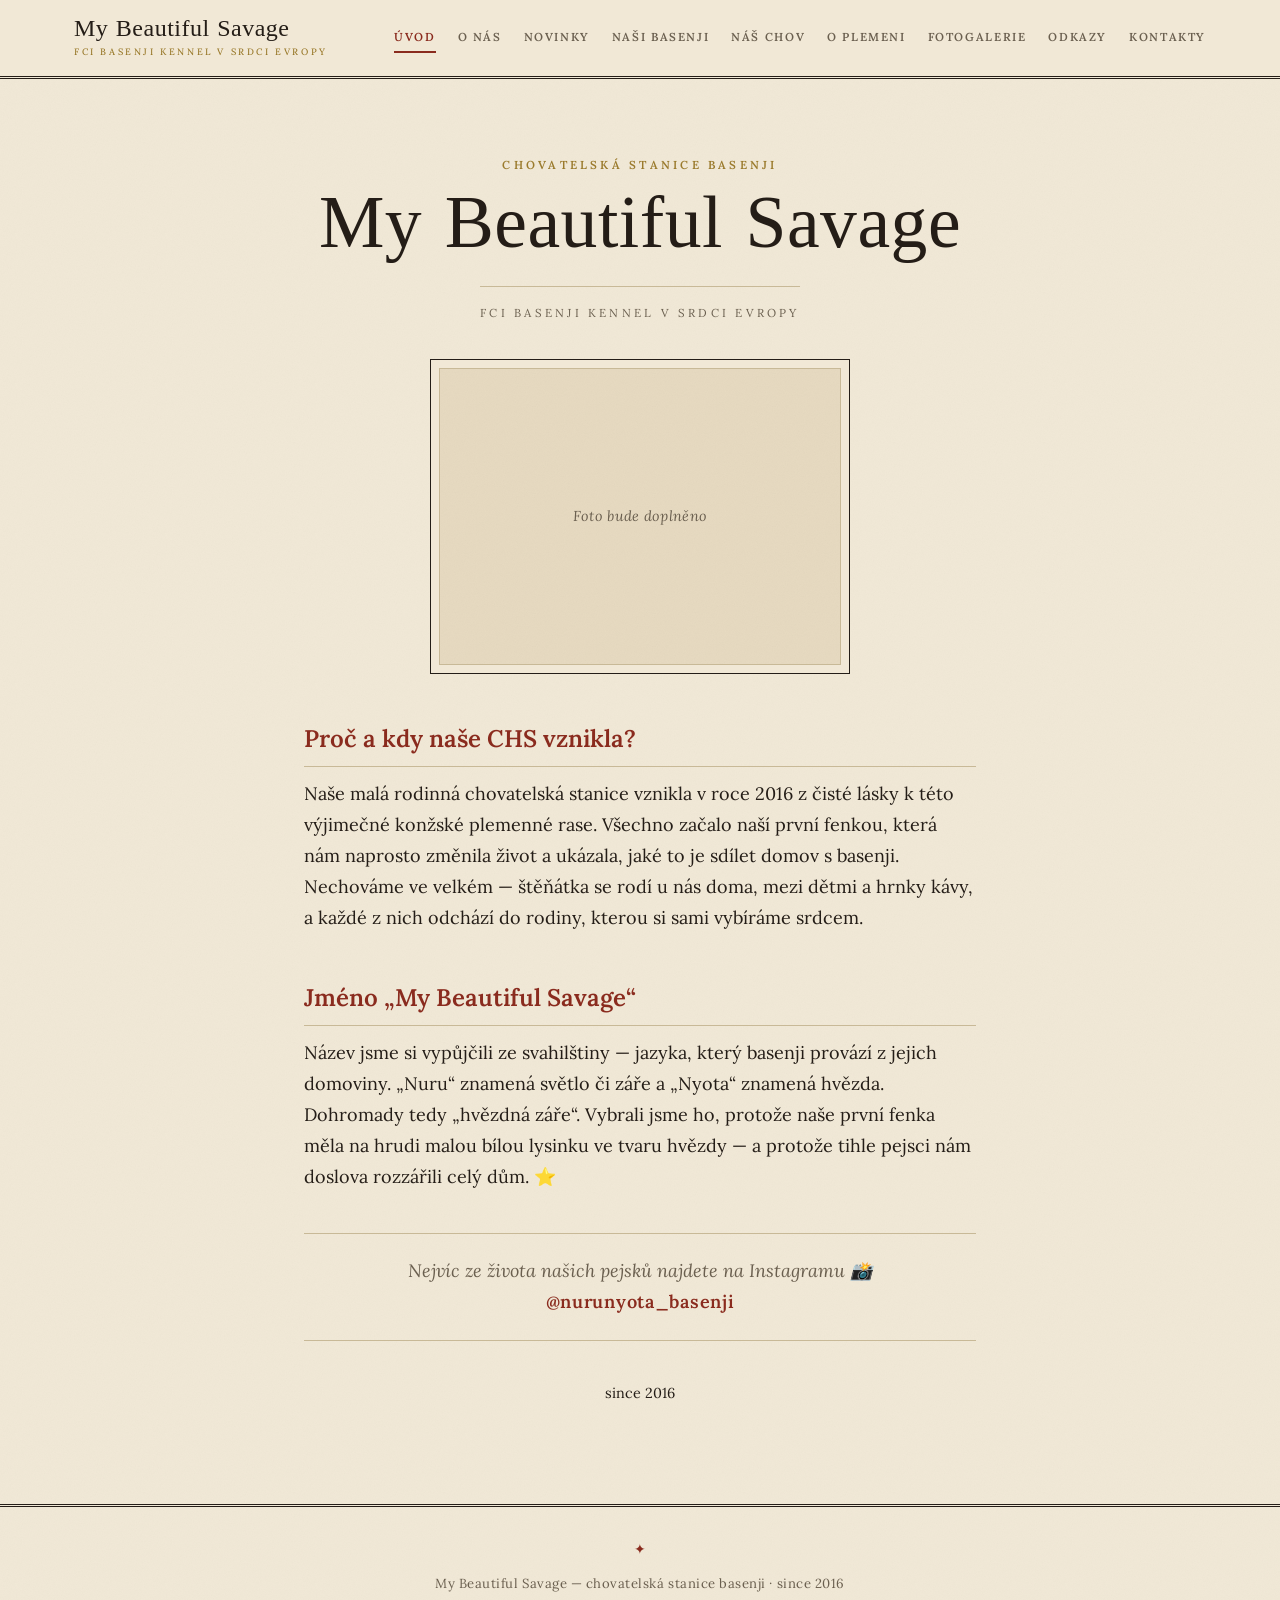
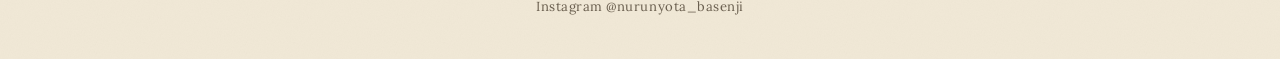
<file: index.html>
<!DOCTYPE html>
<html lang="cs">
<head>
  <meta charset="utf-8">
  <meta name="viewport" content="width=device-width, initial-scale=1">
  <title>Nuru Nyota — Úvod</title>
  <meta name="description" content="Chovatelská stanice basenji — Nuru Nyota — Úvod">
  <link rel="stylesheet" href="fonts.css">
  <link rel="stylesheet" href="styles.css">
</head>
<body>
  <!-- Шапка вставляется из app.js -->
  <div id="site-header"></div>

  <main><div class="wrap"><div id="content"></div></div></main>

  <!-- Подвал вставляется из app.js -->
  <div id="site-footer"></div>

  <script src="data.js"></script>
  <script src="app.js"></script>
  <script>
    renderChrome('uvod');
    renderUvod(document.getElementById('content'));
  </script>
</body>
</html>
</file>
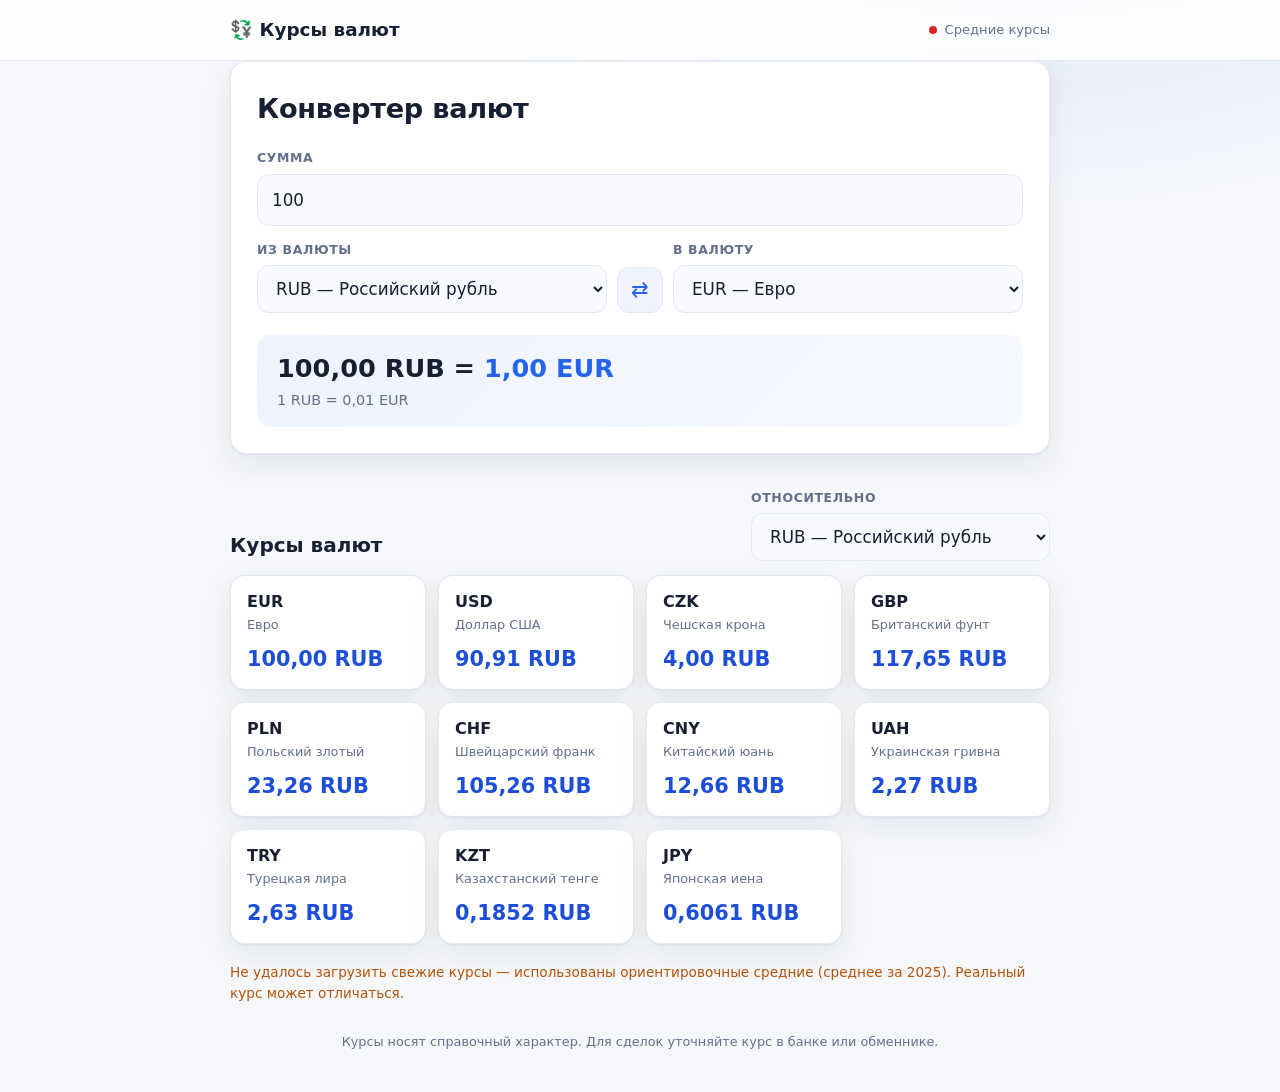
<file: kursy-valyut/index.html>
<!DOCTYPE html>
<html lang="ru">
<head>
  <meta charset="utf-8">
  <meta name="viewport" content="width=device-width, initial-scale=1">
  <title>Курсы валют — конвертер</title>
  <meta name="description" content="Конвертер валют: рубли, евро, доллары, кроны и другие. Свежие курсы, а если их не загрузить — средние.">
  <link rel="stylesheet" href="style.css">
</head>
<body>
  <header class="top"><div class="wrap">
    <div class="logo">💱 Курсы валют</div>
    <div class="status" id="status">Загружаю курсы…</div>
  </div></header>

  <main class="wrap">
    <section class="card converter">
      <h1>Конвертер валют</h1>
      <label class="field">Сумма
        <input id="amount" type="number" inputmode="decimal" min="0" step="any" value="100">
      </label>
      <div class="row">
        <label class="field">Из валюты <select id="from"></select></label>
        <button type="button" id="swap" class="swap" aria-label="Поменять валюты местами">⇄</button>
        <label class="field">В валюту <select id="to"></select></label>
      </div>
      <div class="result" id="result" aria-live="polite"></div>
    </section>

    <section>
      <div class="head">
        <h2>Курсы валют</h2>
        <label class="field inline">Относительно
          <select id="base"></select>
        </label>
      </div>
      <div class="grid" id="grid"></div>
    </section>

    <p class="note" id="note"></p>
  </main>

  <footer class="foot"><div class="wrap">Курсы носят справочный характер. Для сделок уточняйте курс в банке или обменнике.</div></footer>

  <script src="app.js"></script>
</body>
</html>
</file>
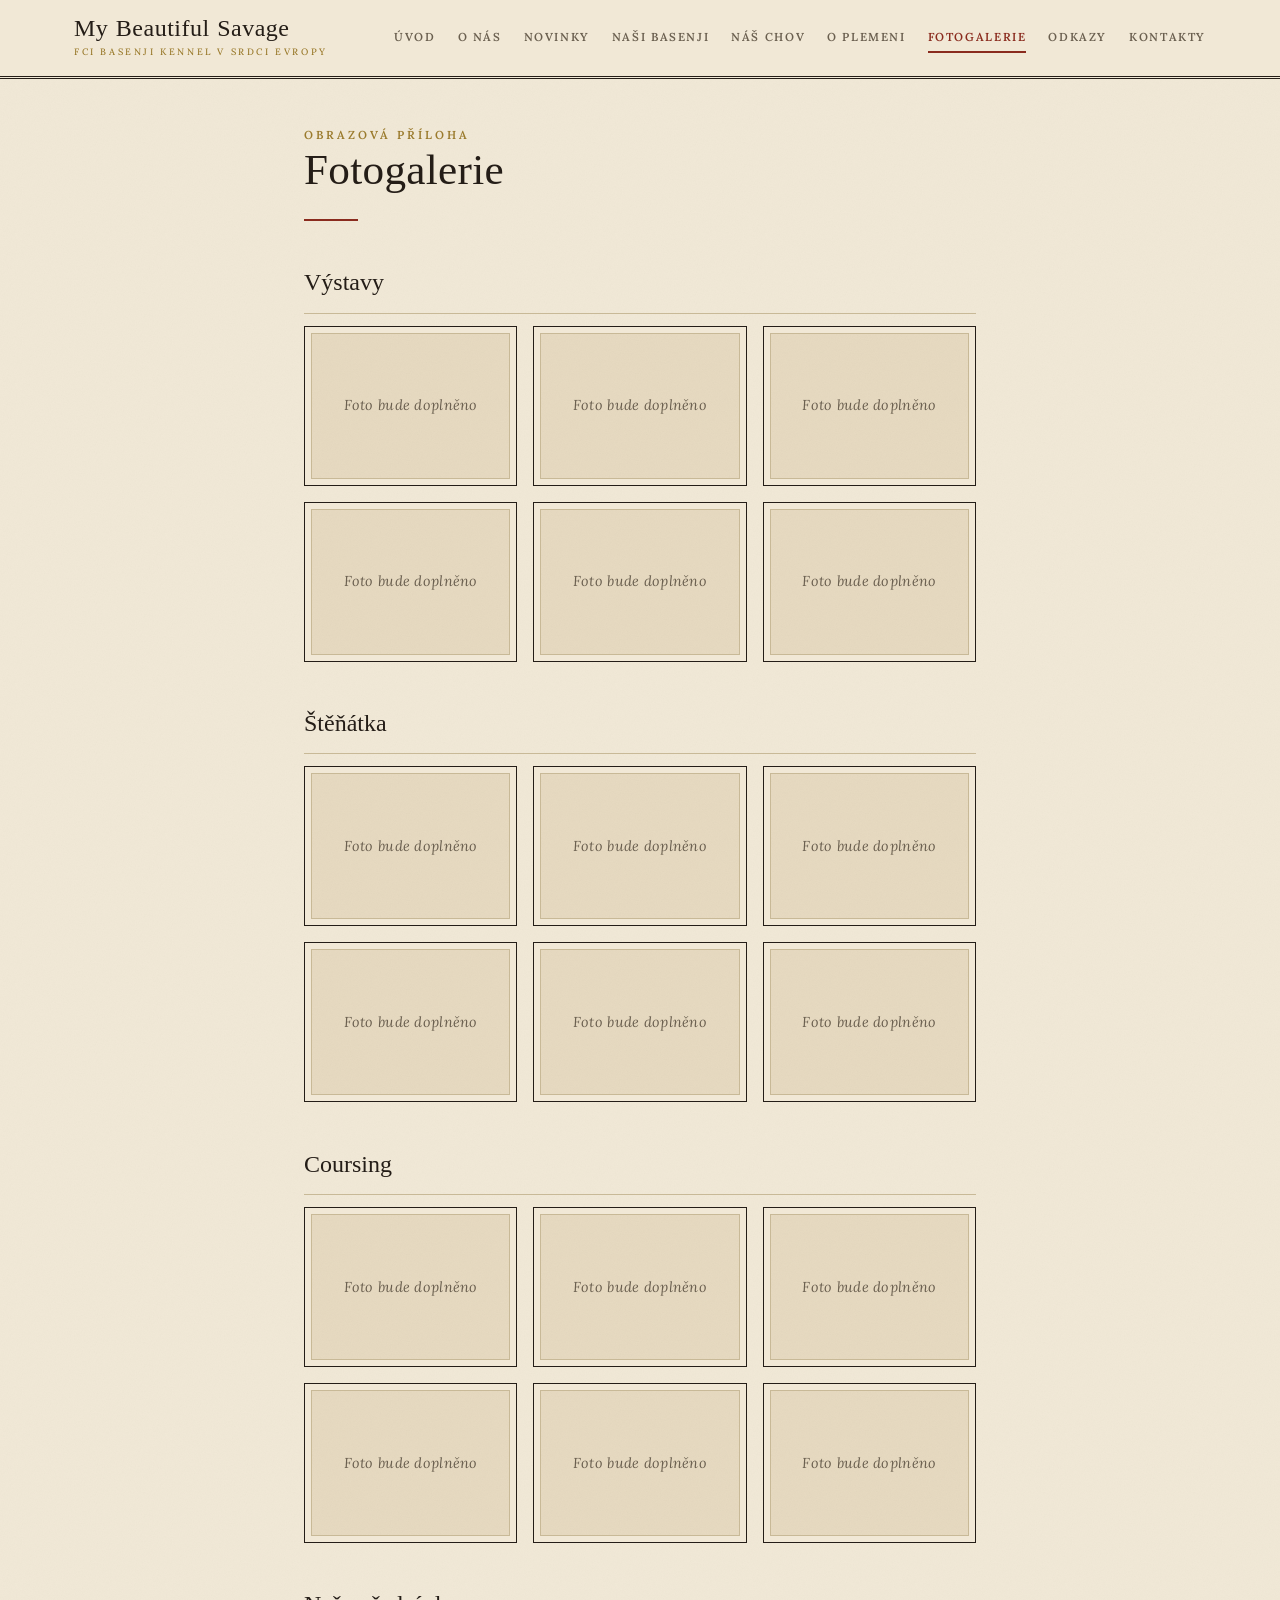
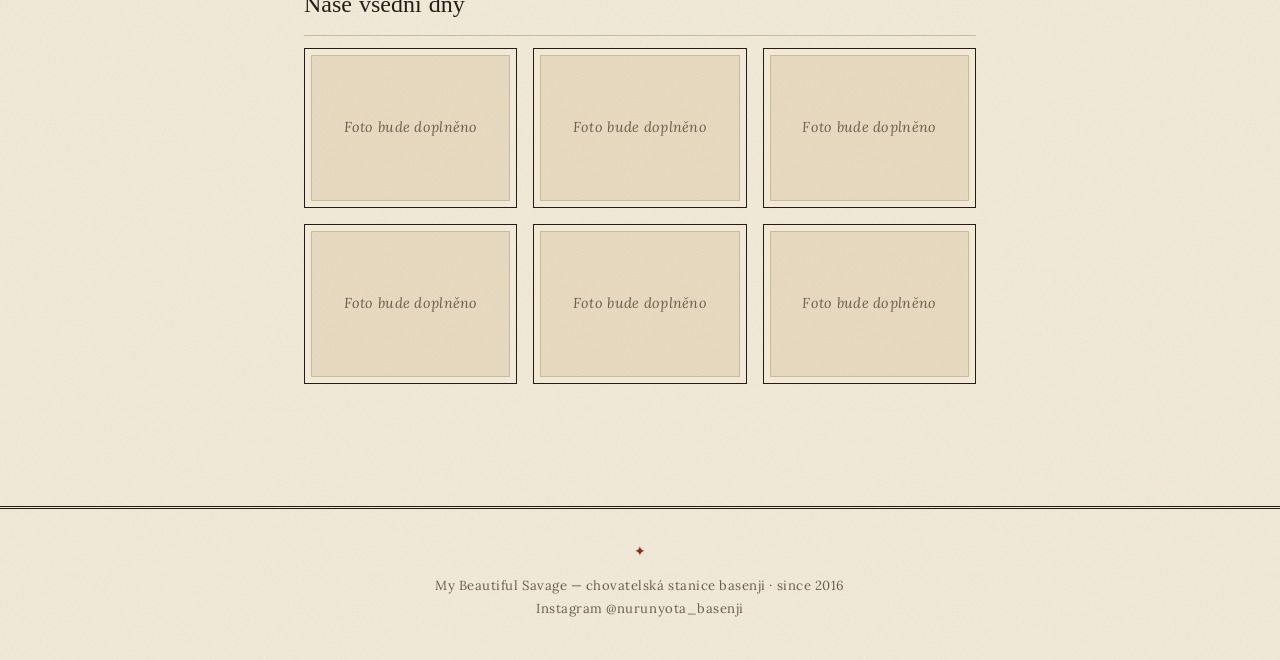
<file: fotogalerie.html>
<!DOCTYPE html>
<html lang="cs">
<head>
  <meta charset="utf-8">
  <meta name="viewport" content="width=device-width, initial-scale=1">
  <title>Fotogalerie — Nuru Nyota</title>
  <meta name="description" content="Chovatelská stanice basenji — Fotogalerie — Nuru Nyota">
  <link rel="stylesheet" href="fonts.css">
  <link rel="stylesheet" href="styles.css">
</head>
<body>
  <!-- Шапка вставляется из app.js -->
  <div id="site-header"></div>

  <main><div class="wrap"><div id="content"></div></div></main>

  <!-- Подвал вставляется из app.js -->
  <div id="site-footer"></div>

  <script src="data.js"></script>
  <script src="app.js"></script>
  <script>
    renderChrome('galerie');
    renderGallery(document.getElementById('content'));
  </script>
</body>
</html>
</file>
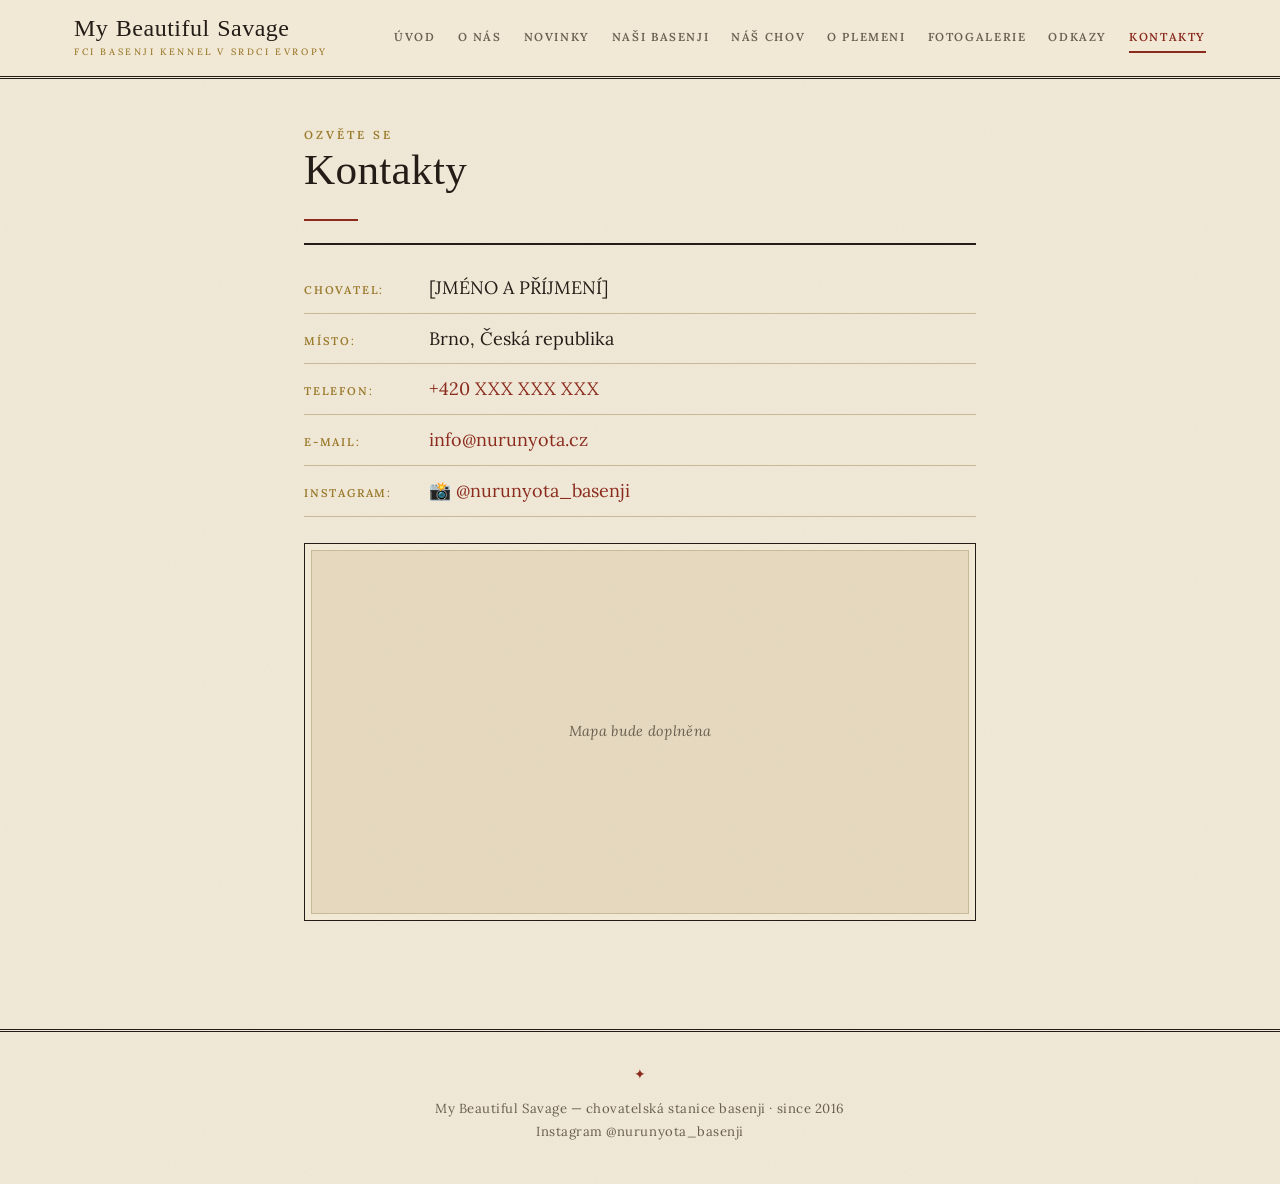
<file: kontakty.html>
<!DOCTYPE html>
<html lang="cs">
<head>
  <meta charset="utf-8">
  <meta name="viewport" content="width=device-width, initial-scale=1">
  <title>Kontakty — Nuru Nyota</title>
  <meta name="description" content="Chovatelská stanice basenji — Kontakty — Nuru Nyota">
  <link rel="stylesheet" href="fonts.css">
  <link rel="stylesheet" href="styles.css">
</head>
<body>
  <!-- Шапка вставляется из app.js -->
  <div id="site-header"></div>

  <main><div class="wrap"><div id="content"></div></div></main>

  <!-- Подвал вставляется из app.js -->
  <div id="site-footer"></div>

  <script src="data.js"></script>
  <script src="app.js"></script>
  <script>
    renderChrome('kontakty');
    renderKontakty(document.getElementById('content'));
  </script>
</body>
</html>
</file>
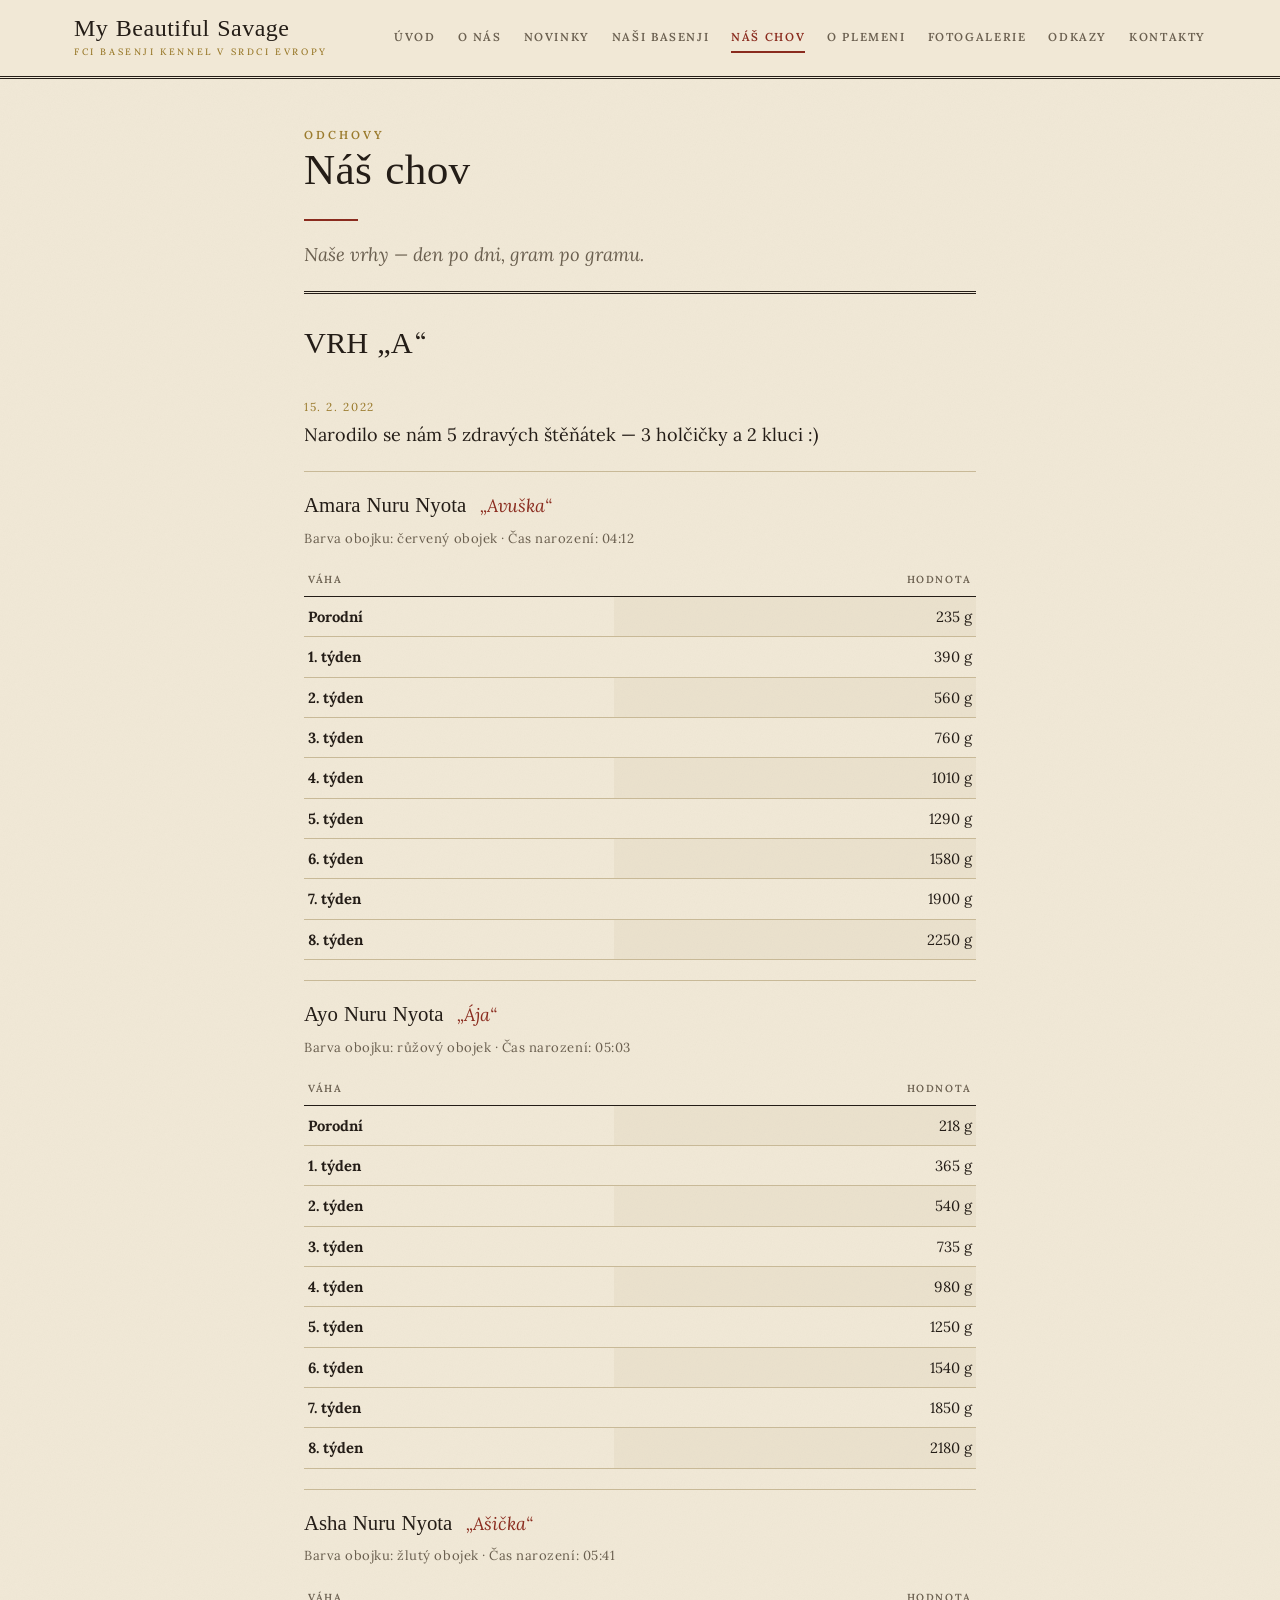
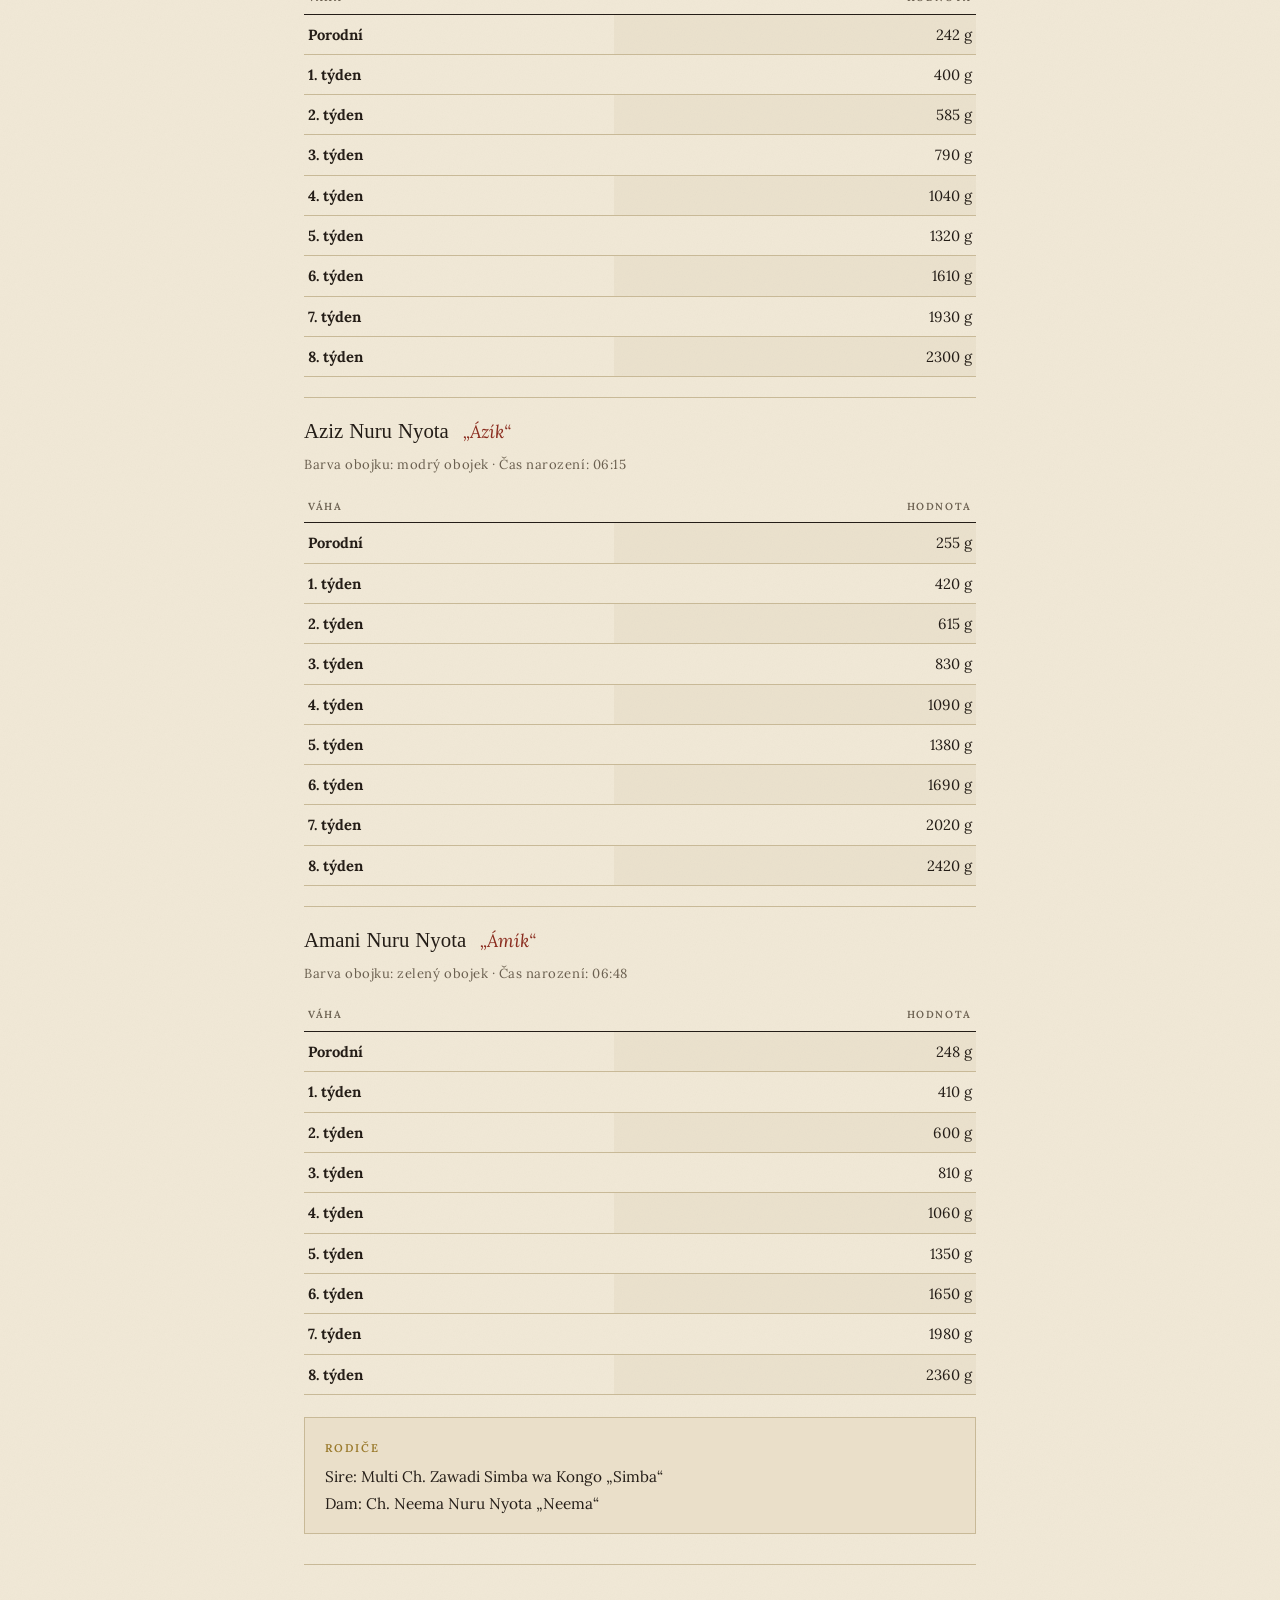
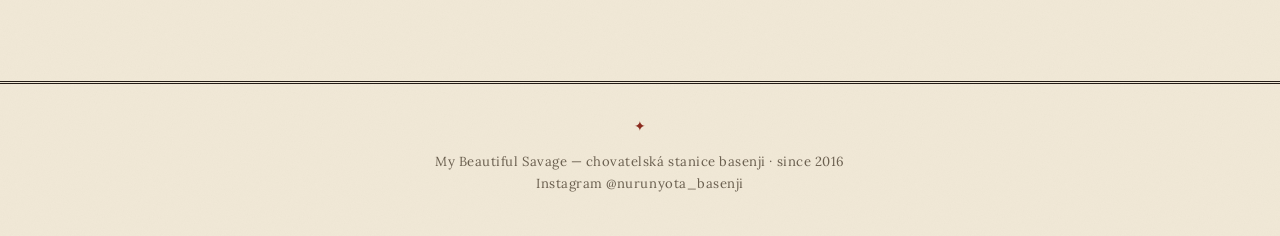
<file: nas-chov.html>
<!DOCTYPE html>
<html lang="cs">
<head>
  <meta charset="utf-8">
  <meta name="viewport" content="width=device-width, initial-scale=1">
  <title>Náš chov — Nuru Nyota</title>
  <meta name="description" content="Chovatelská stanice basenji — Náš chov — Nuru Nyota">
  <link rel="stylesheet" href="fonts.css">
  <link rel="stylesheet" href="styles.css">
</head>
<body>
  <!-- Шапка вставляется из app.js -->
  <div id="site-header"></div>

  <main><div class="wrap"><div id="content"></div></div></main>

  <!-- Подвал вставляется из app.js -->
  <div id="site-footer"></div>

  <script src="data.js"></script>
  <script src="app.js"></script>
  <script>
    renderChrome('chov');
    renderChov(document.getElementById('content'));
  </script>
</body>
</html>
</file>
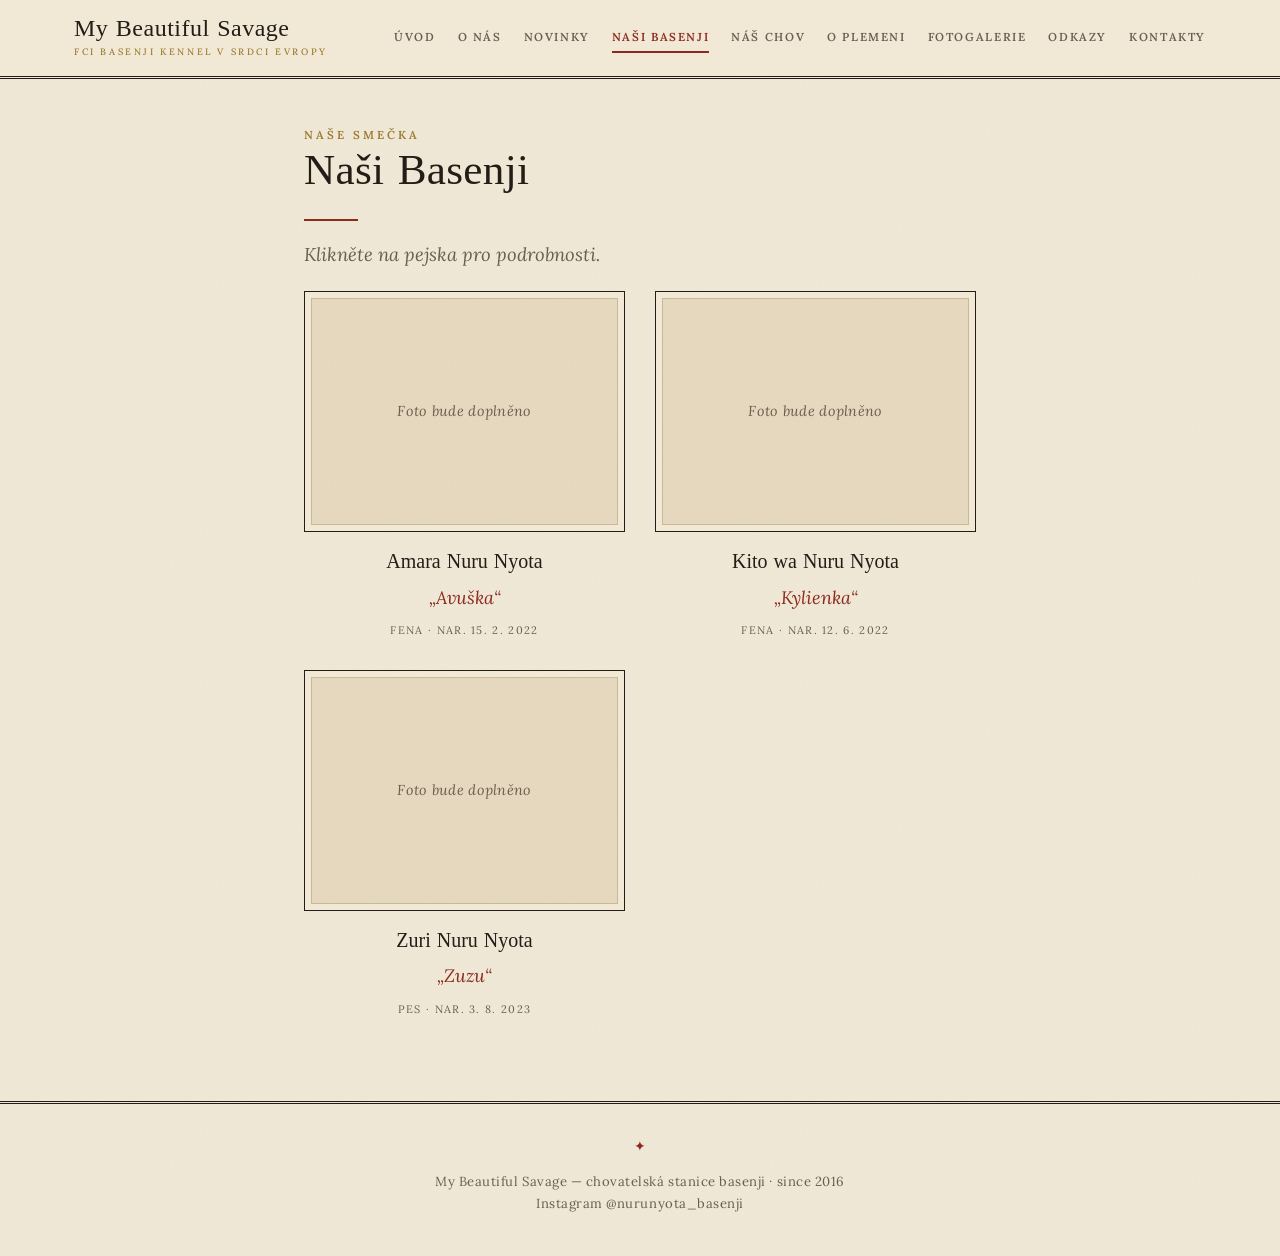
<file: nasi-basenji.html>
<!DOCTYPE html>
<html lang="cs">
<head>
  <meta charset="utf-8">
  <meta name="viewport" content="width=device-width, initial-scale=1">
  <title>Naši Basenji — Nuru Nyota</title>
  <meta name="description" content="Chovatelská stanice basenji — Naši Basenji — Nuru Nyota">
  <link rel="stylesheet" href="fonts.css">
  <link rel="stylesheet" href="styles.css">
</head>
<body>
  <!-- Шапка вставляется из app.js -->
  <div id="site-header"></div>

  <main><div class="wrap"><div id="content"></div></div></main>

  <!-- Подвал вставляется из app.js -->
  <div id="site-footer"></div>

  <script src="data.js"></script>
  <script src="app.js"></script>
  <script>
    renderChrome('dogs');
    renderDogList(document.getElementById('content'));
  </script>
</body>
</html>
</file>
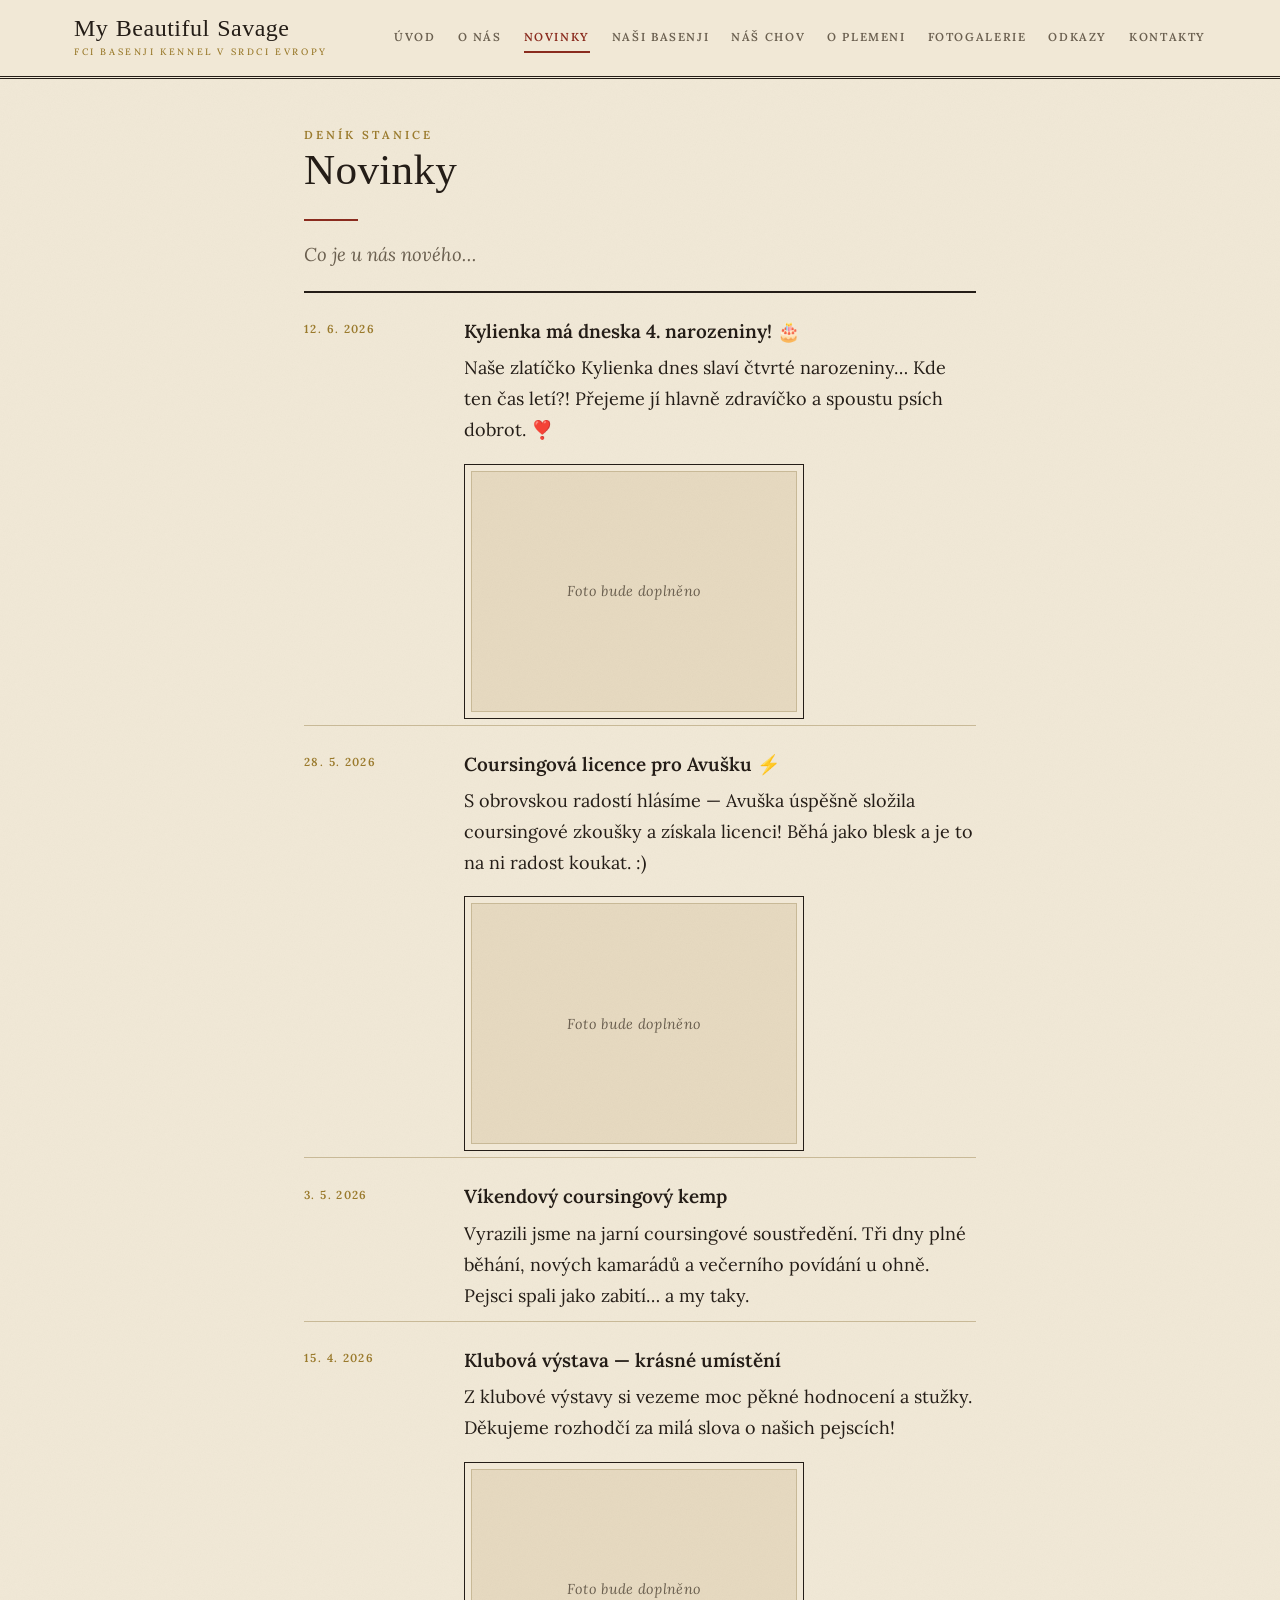
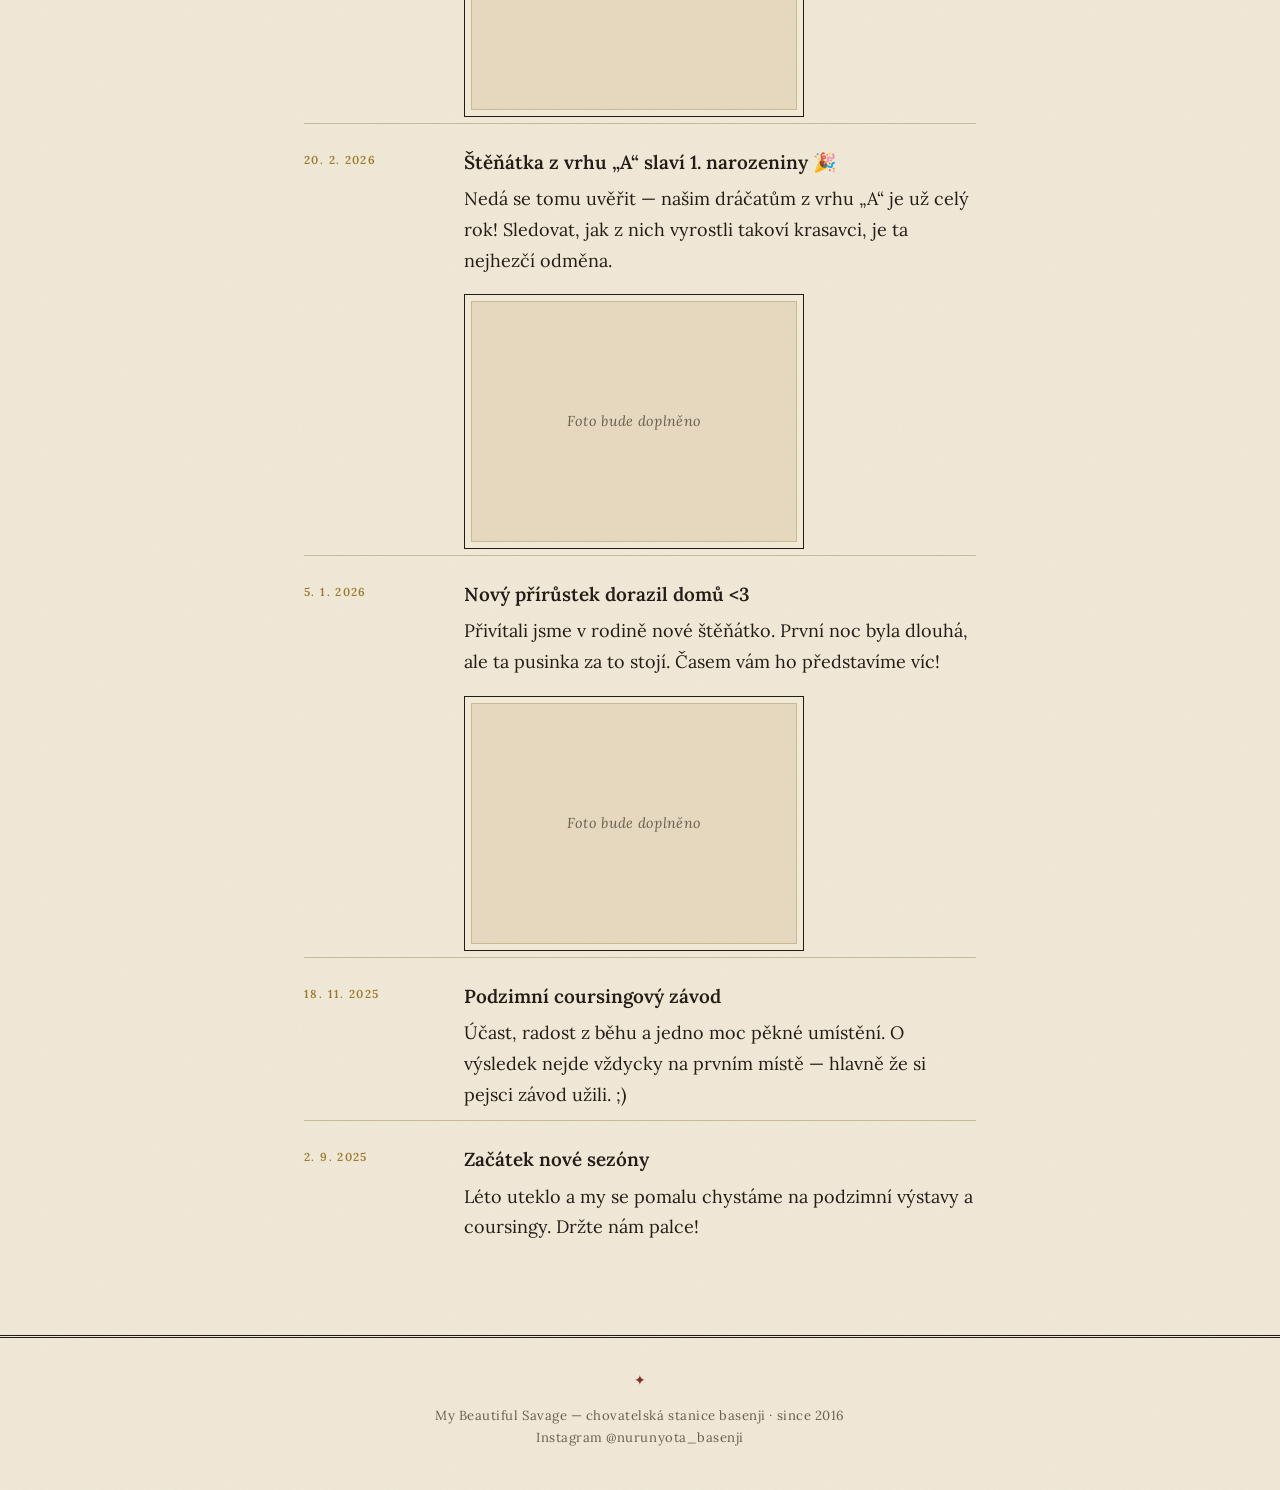
<file: novinky.html>
<!DOCTYPE html>
<html lang="cs">
<head>
  <meta charset="utf-8">
  <meta name="viewport" content="width=device-width, initial-scale=1">
  <title>Novinky — Nuru Nyota</title>
  <meta name="description" content="Chovatelská stanice basenji — Novinky — Nuru Nyota">
  <link rel="stylesheet" href="fonts.css">
  <link rel="stylesheet" href="styles.css">
</head>
<body>
  <!-- Шапка вставляется из app.js -->
  <div id="site-header"></div>

  <main><div class="wrap"><div id="content"></div></div></main>

  <!-- Подвал вставляется из app.js -->
  <div id="site-footer"></div>

  <script src="data.js"></script>
  <script src="app.js"></script>
  <script>
    renderChrome('novinky');
    renderNovinky(document.getElementById('content'));
  </script>
</body>
</html>
</file>
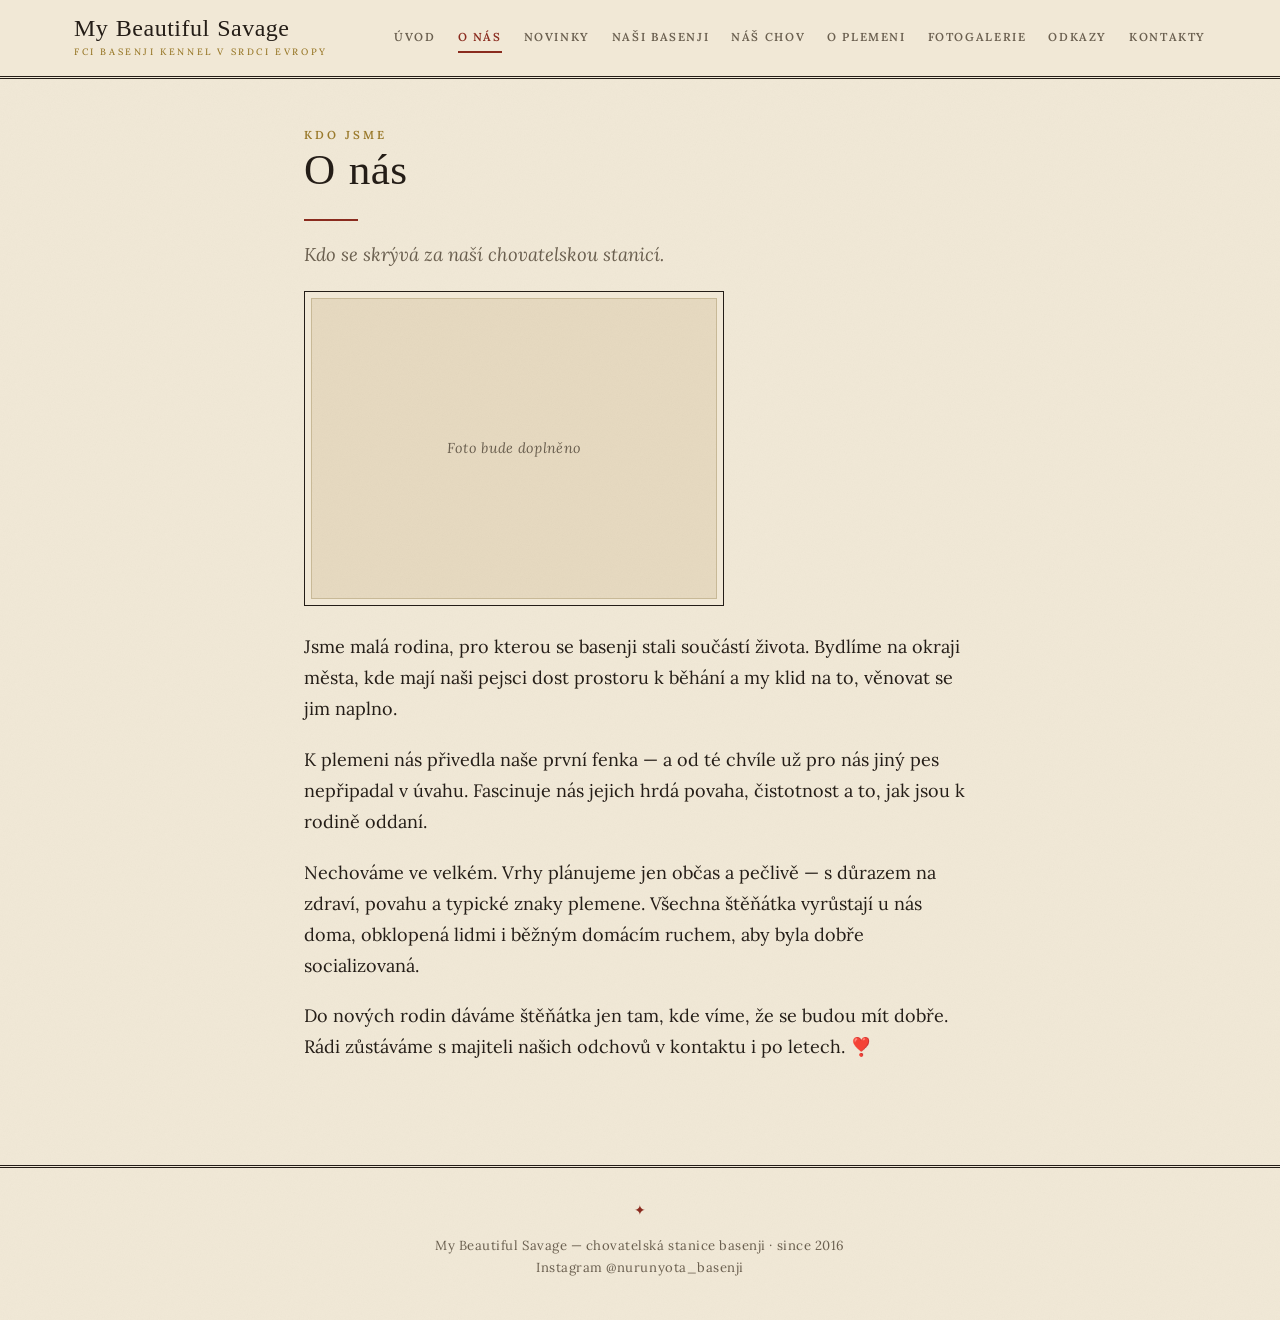
<file: o-nas.html>
<!DOCTYPE html>
<html lang="cs">
<head>
  <meta charset="utf-8">
  <meta name="viewport" content="width=device-width, initial-scale=1">
  <title>O nás — My Beautiful Savage</title>
  <meta name="description" content="Chovatelská stanice basenji — O nás — My Beautiful Savage">
  <link rel="stylesheet" href="fonts.css">
  <link rel="stylesheet" href="styles.css">
</head>
<body>
  <div id="site-header"></div>
  <main><div class="wrap"><div id="content"></div></div></main>
  <div id="site-footer"></div>
  <script src="data.js"></script>
  <script src="app.js"></script>
  <script>
    renderChrome('onas');
    renderONas(document.getElementById('content'));
  </script>
</body>
</html>
</file>
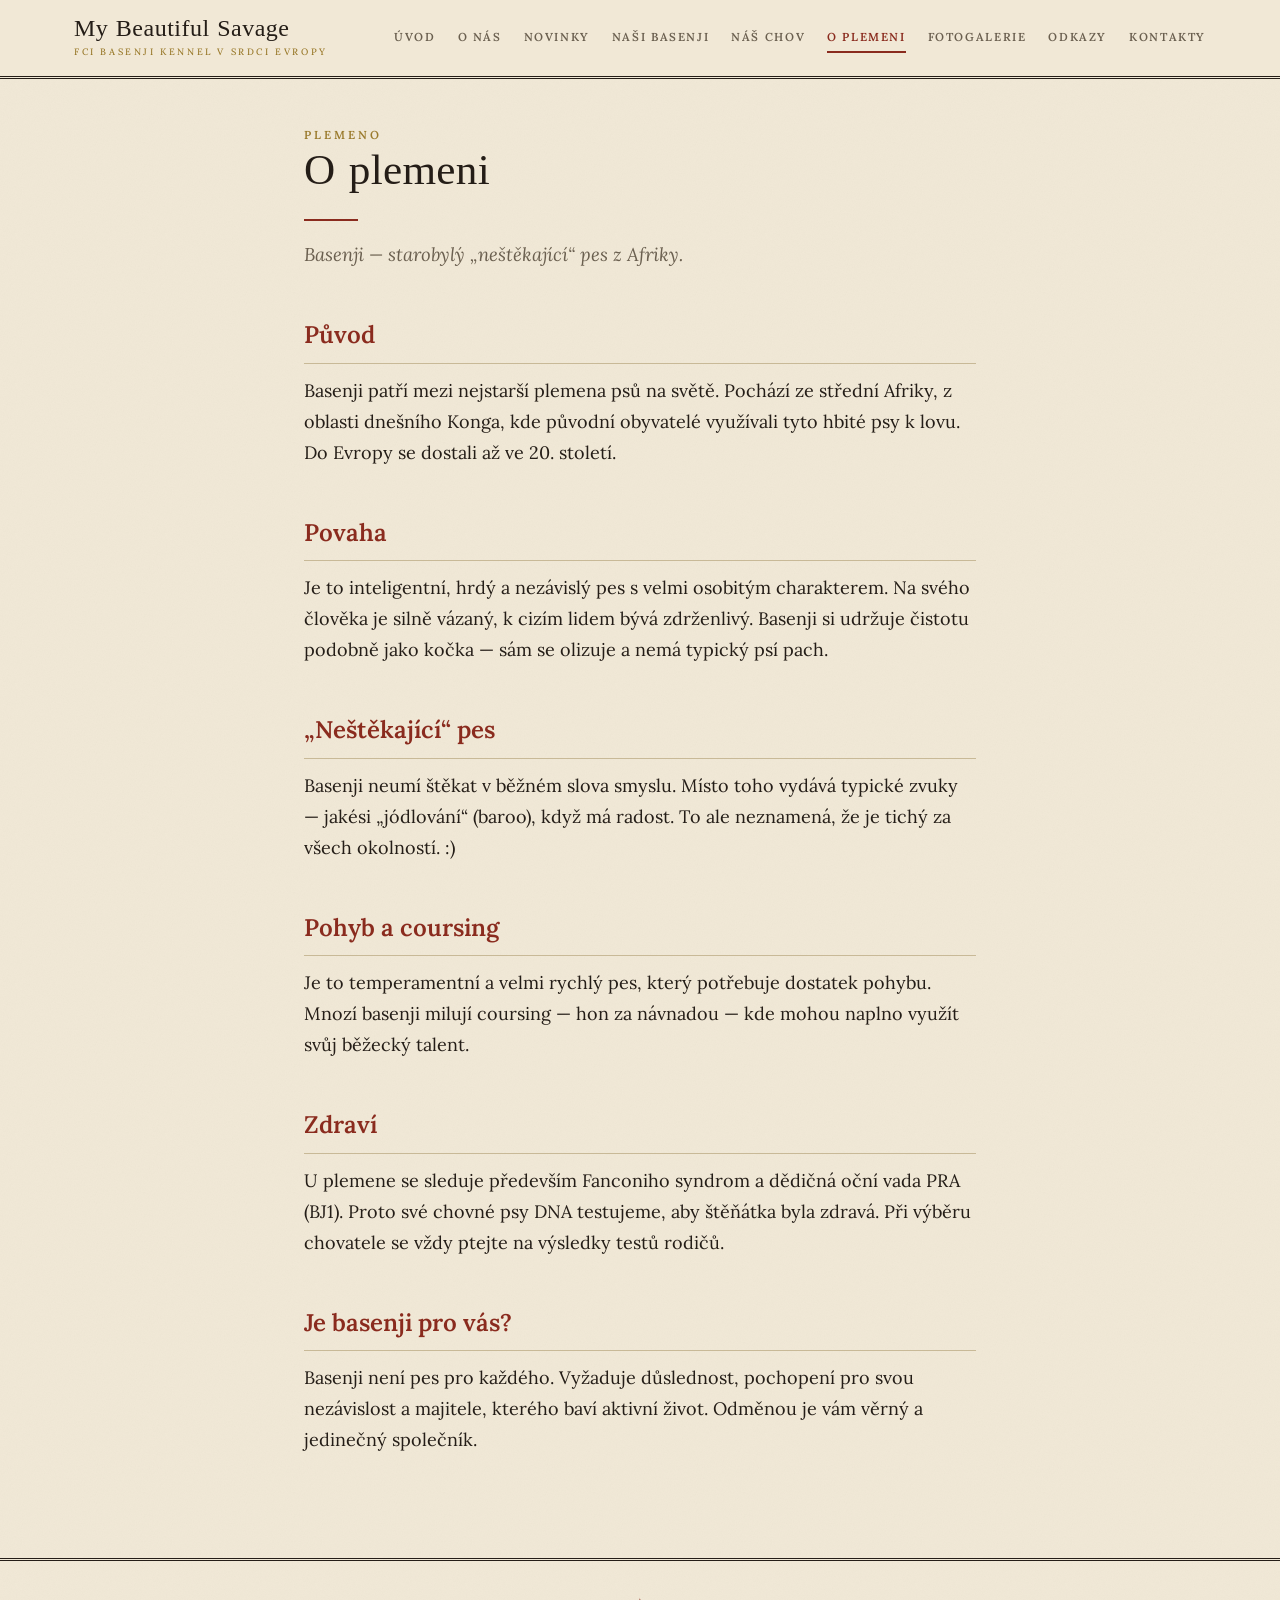
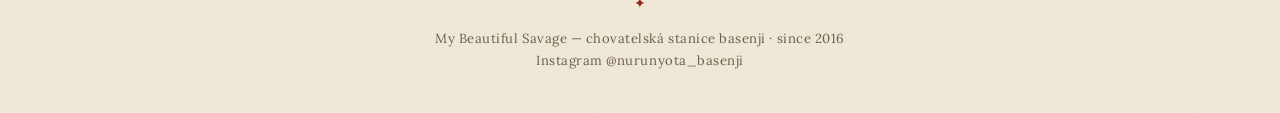
<file: o-plemeni.html>
<!DOCTYPE html>
<html lang="cs">
<head>
  <meta charset="utf-8">
  <meta name="viewport" content="width=device-width, initial-scale=1">
  <title>O plemeni — My Beautiful Savage</title>
  <meta name="description" content="Chovatelská stanice basenji — O plemeni — My Beautiful Savage">
  <link rel="stylesheet" href="fonts.css">
  <link rel="stylesheet" href="styles.css">
</head>
<body>
  <div id="site-header"></div>
  <main><div class="wrap"><div id="content"></div></div></main>
  <div id="site-footer"></div>
  <script src="data.js"></script>
  <script src="app.js"></script>
  <script>
    renderChrome('plemeni');
    renderOPlemeni(document.getElementById('content'));
  </script>
</body>
</html>
</file>
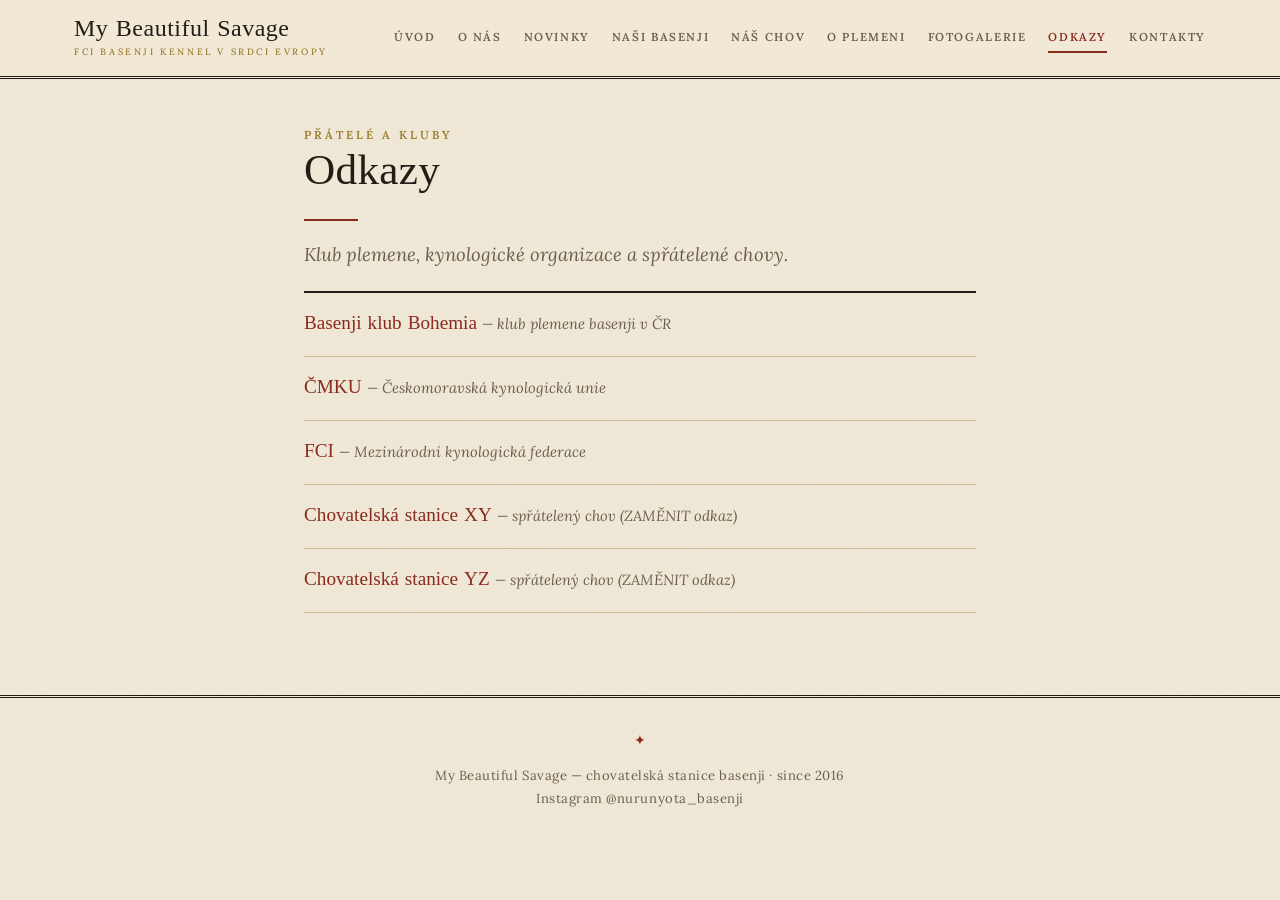
<file: odkazy.html>
<!DOCTYPE html>
<html lang="cs">
<head>
  <meta charset="utf-8">
  <meta name="viewport" content="width=device-width, initial-scale=1">
  <title>Odkazy — Nuru Nyota</title>
  <meta name="description" content="Chovatelská stanice basenji — Odkazy — Nuru Nyota">
  <link rel="stylesheet" href="fonts.css">
  <link rel="stylesheet" href="styles.css">
</head>
<body>
  <!-- Шапка вставляется из app.js -->
  <div id="site-header"></div>

  <main><div class="wrap"><div id="content"></div></div></main>

  <!-- Подвал вставляется из app.js -->
  <div id="site-footer"></div>

  <script src="data.js"></script>
  <script src="app.js"></script>
  <script>
    renderChrome('odkazy');
    renderOdkazy(document.getElementById('content'));
  </script>
</body>
</html>
</file>
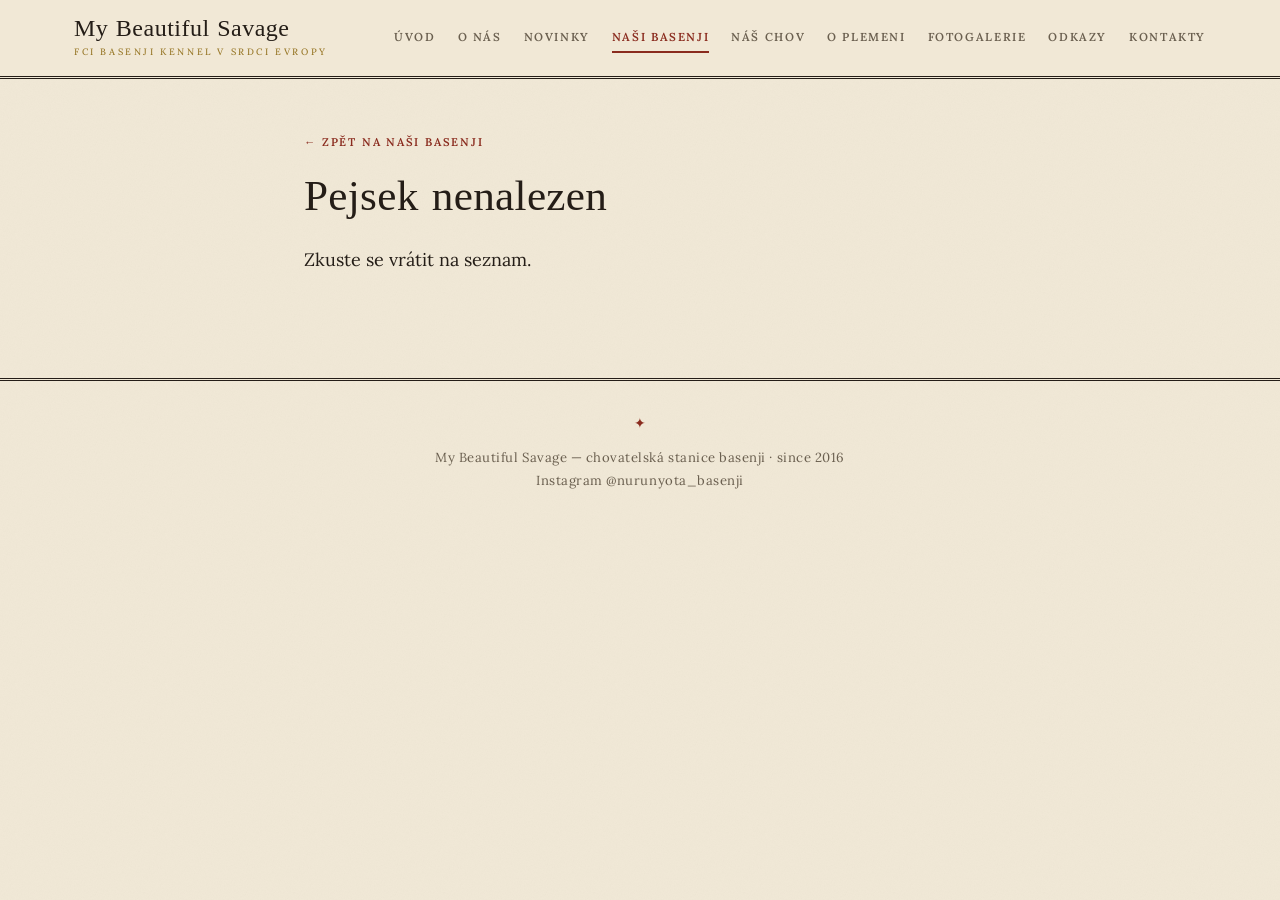
<file: pes.html>
<!DOCTYPE html>
<html lang="cs">
<head>
  <meta charset="utf-8">
  <meta name="viewport" content="width=device-width, initial-scale=1">
  <title>Naši Basenji — Nuru Nyota</title>
  <meta name="description" content="Chovatelská stanice basenji — Naši Basenji — Nuru Nyota">
  <link rel="stylesheet" href="fonts.css">
  <link rel="stylesheet" href="styles.css">
</head>
<body>
  <!-- Шапка вставляется из app.js -->
  <div id="site-header"></div>

  <main><div class="wrap"><div id="content"></div></div></main>

  <!-- Подвал вставляется из app.js -->
  <div id="site-footer"></div>

  <script src="data.js"></script>
  <script src="app.js"></script>
  <script>
    renderChrome('dogs');
    renderDogDetail(document.getElementById('content'));
  </script>
</body>
</html>
</file>
<file: fonts.css>
/* fonts.css — встроенные шрифты (Lora + GFS Baskerville), подмножество для чешского.
   Ничего не грузится из интернета: сайт самодостаточен и офлайн. */

@font-face {
  font-family: "Lora";
  font-style: normal;
  font-weight: 400 700;
  font-display: swap;
  src: url("[data-uri]") format("woff");
}
@font-face {
  font-family: "Lora";
  font-style: italic;
  font-weight: 400 700;
  font-display: swap;
  src: url("[data-uri]") format("woff");
}
@font-face {
  font-family: "Baskerville Display";
  font-style: normal;
  font-weight: 400;
  font-display: swap;
  src: url("[data-uri]") format("woff");
}
</file>
<file: styles.css>
/* =========================================================================
   MY BEAUTIFUL SAVAGE — basenji
   styles.css — эстетика «издательский полевой дневник»
   Тёплая бумага с зерном · чернильный + оксбладно-красный · Baskerville + Lora
   Цвета/шрифты — в :root. Структуру данных не трогаем (всё в data.js).
   ========================================================================= */

:root {
  /* --- ПАЛИТРА --- */
  --paper:     #f1e8d6;   /* тёплая бумага (фон) */
  --paper-2:   #eadfC9;   /* панели, таблицы */
  --paper-3:   #e6d9bf;   /* заливка плашек */
  --ink:       #241d17;   /* основной текст (тёмная умбра) */
  --ink-soft:  #6a5f4f;   /* второстепенный текст */
  --accent:    #8a2b1e;   /* оксбладно-красный (окрас басенджи) */
  --accent-2:  #b0472a;   /* тёплый ржавый (ховер) */
  --gold:      #9a7a2c;   /* охра (надзаголовки, метки) */
  --line:      #c8b997;   /* тёплая волосяная линия */
  --line-ink:  #241d17;   /* чернильная линия */

  /* --- ШРИФТЫ --- */
  --display: "Baskerville Display", "GFS Baskerville", Georgia, "Times New Roman", serif;
  --serif:   "Lora", Georgia, "Times New Roman", serif;

  --maxw: 720px;          /* ширина колонки контента */
  --maxw-head: 1180px;    /* ширина шапки */
}

* { box-sizing: border-box; }
html { -webkit-text-size-adjust: 100%; }

body {
  margin: 0;
  font-family: var(--serif);
  font-size: 18px;
  line-height: 1.72;
  color: var(--ink);
  background-color: var(--paper);
  /* зерно бумаги — лёгкий монохромный шум поверх цвета */
  background-image:
    url("data:image/svg+xml,%3Csvg xmlns='http://www.w3.org/2000/svg' width='150' height='150'%3E%3Cfilter id='n'%3E%3CfeTurbulence type='fractalNoise' baseFrequency='0.85' numOctaves='2' stitchTiles='stitch'/%3E%3CfeColorMatrix type='saturate' values='0'/%3E%3C/filter%3E%3Crect width='150' height='150' filter='url(%23n)' opacity='0.05'/%3E%3C/svg%3E");
}

img { max-width: 100%; display: block; }

a { color: var(--accent); text-decoration: none; }
a:hover { color: var(--accent-2); text-decoration: underline; text-underline-offset: 3px; }

/* ---------- КОНТЕЙНЕР ---------- */
.wrap { max-width: var(--maxw); margin: 0 auto; padding: 0 24px; }

/* ---------- ШАПКА ---------- */
.site-header {
  background: rgba(241,232,214,.9);
  backdrop-filter: blur(3px);
  border-bottom: 3px double var(--line-ink);
  position: sticky; top: 0; z-index: 50;
  animation: fadeIn .7s ease both;
}
.site-header .wrap {
  max-width: var(--maxw-head);
  display: flex; align-items: center; justify-content: space-between;
  gap: 24px; min-height: 76px;
}
.brand {
  font-family: var(--display);
  font-weight: 400;
  font-size: 1.5rem;
  letter-spacing: .5px;
  color: var(--ink);
  white-space: nowrap; flex-shrink: 0; line-height: 1;
}
.brand:hover { text-decoration: none; color: var(--accent); }
.brand small {
  display: block;
  font-family: var(--serif);
  font-weight: 500;
  font-size: .58rem;
  letter-spacing: .28em;
  text-transform: uppercase;
  color: var(--gold);
  margin-top: 6px;
}

.nav-toggle {
  border: 1px solid var(--line-ink); background: transparent;
  width: 44px; height: 40px; display: none;
  align-items: center; justify-content: center; cursor: pointer; color: var(--ink);
}
.nav-toggle span, .nav-toggle span::before, .nav-toggle span::after {
  content: ""; display: block; width: 22px; height: 1.5px; background: currentColor; position: relative;
}
.nav-toggle span::before { position: absolute; top: -7px; }
.nav-toggle span::after  { position: absolute; top: 7px; }

.site-nav ul { list-style: none; display: flex; gap: 22px; margin: 0; padding: 0; }
.site-nav a {
  display: block; padding: 4px 0;
  color: var(--ink-soft);
  font-size: .72rem; font-weight: 600;
  letter-spacing: .14em; text-transform: uppercase;
  border-bottom: 2px solid transparent;
  transition: color .18s ease, border-color .18s ease;
}
.site-nav a:hover { color: var(--accent); text-decoration: none; border-color: var(--line); }
.site-nav a.active { color: var(--accent); border-color: var(--accent); }

/* ---------- ПОДВАЛ ---------- */
.site-footer {
  border-top: 3px double var(--line-ink);
  margin-top: 72px; padding: 30px 0 40px;
  color: var(--ink-soft); font-size: .82rem; text-align: center;
  letter-spacing: .04em;
}
.site-footer .wrap::before {
  content: "✦"; display: block; color: var(--accent); font-size: .9rem; margin-bottom: 12px;
}
.site-footer a { color: var(--ink-soft); }

/* ---------- ТИПОГРАФИКА ---------- */
main { padding: 46px 0 10px; position: relative; z-index: 1; }
#content { animation: riseIn .6s ease both; }

h1, h2, h3 { font-weight: 600; }
h1 { font-family: var(--display); font-weight: 400; font-size: 2.7rem; line-height: 1.1; letter-spacing: .3px; margin: .1em 0 .5em; }
h2 {
  font-size: 1.5rem; color: var(--accent); margin: 1.8em 0 .5em; padding-bottom: .3em;
  border-bottom: 1px solid var(--line);
}
h3 { font-size: 1.18rem; margin: 1.1em 0 .35em; }

p { margin: 0 0 1.1em; }

/* Надзаголовок-«эйброу» над заголовком страницы (текст задаётся ниже по data-page) */
.page-title { margin-bottom: .5em; }
.page-title::before {
  display: block;
  font-family: var(--serif); font-weight: 600;
  font-size: .72rem; letter-spacing: .26em; text-transform: uppercase;
  color: var(--gold); margin-bottom: .7em;
}
.page-title::after {
  content: ""; display: block; width: 54px; height: 2px; background: var(--accent); margin-top: .5em;
}
body[data-page="onas"]     .page-title::before { content: "Kdo jsme"; }
body[data-page="novinky"]  .page-title::before { content: "Deník stanice"; }
body[data-page="dogs"]     .page-title::before { content: "Naše smečka"; }
body[data-page="chov"]     .page-title::before { content: "Odchovy"; }
body[data-page="plemeni"]  .page-title::before { content: "Plemeno"; }
body[data-page="galerie"]  .page-title::before { content: "Obrazová příloha"; }
body[data-page="odkazy"]   .page-title::before { content: "Přátelé a kluby"; }
body[data-page="kontakty"] .page-title::before { content: "Ozvěte se"; }

.lead { font-style: italic; color: var(--ink-soft); font-size: 1.16rem; margin-top: -.2em; }

hr.soft { border: none; border-top: 1px solid var(--line); margin: 40px 0; }

/* ---------- ФОТО-ПЛАСТИНА ---------- */
.photo {
  position: relative;
  background-color: var(--paper-3);
  background-image:
    url("data:image/svg+xml,%3Csvg xmlns='http://www.w3.org/2000/svg' width='120' height='120'%3E%3Cfilter id='n'%3E%3CfeTurbulence type='fractalNoise' baseFrequency='0.9' numOctaves='2'/%3E%3CfeColorMatrix type='saturate' values='0'/%3E%3C/filter%3E%3Crect width='120' height='120' filter='url(%23n)' opacity='0.06'/%3E%3C/svg%3E");
  border: 1px solid var(--line-ink);
  box-shadow: inset 0 0 0 6px var(--paper), inset 0 0 0 7px var(--line);
  color: var(--ink-soft); font-style: italic; letter-spacing: .02em;
  display: flex; align-items: center; justify-content: center; text-align: center;
  font-size: .9rem; padding: 18px; aspect-ratio: 4 / 3;
}

/* ---------- ГЛАВНАЯ (ÚVOD) ---------- */
.hero { text-align: center; padding: 30px 0 8px; }
.hero::before {
  content: "Chovatelská stanice basenji"; display: block;
  font-weight: 600; font-size: .72rem; letter-spacing: .28em; text-transform: uppercase;
  color: var(--gold); margin-bottom: 18px;
}
.hero .kennel {
  font-family: var(--display); font-weight: 400;
  font-size: clamp(2.8rem, 8vw, 4.6rem); line-height: 1; letter-spacing: .5px;
  margin: 0; color: var(--ink);
}
.hero .kennel-sub {
  display: inline-block; margin-top: 20px; padding-top: 16px;
  border-top: 1px solid var(--line);
  color: var(--ink-soft); text-transform: uppercase; letter-spacing: .28em; font-size: .72rem;
}
.hero + div .photo { box-shadow: inset 0 0 0 8px var(--paper), inset 0 0 0 9px var(--line); }

.ig-callout {
  border-top: 1px solid var(--line); border-bottom: 1px solid var(--line);
  padding: 22px 20px; text-align: center; margin: 40px 0; font-style: italic; color: var(--ink-soft);
}
.ig-callout .ig-handle { font-style: normal; font-weight: 600; letter-spacing: .04em; }

/* ---------- НОВОСТИ — журнальные записи ---------- */
.news-item {
  display: grid; grid-template-columns: 132px 1fr; column-gap: 28px;
  border-top: 1px solid var(--line); padding: 22px 0 6px;
}
.news-item:first-of-type { border-top: 2px solid var(--line-ink); }
.news-item > * { grid-column: 2; }
.news-item .date {
  grid-column: 1; grid-row: 1;
  color: var(--gold); font-size: .72rem; font-weight: 600;
  letter-spacing: .12em; text-transform: uppercase; padding-top: .35em;
}
.news-item h3 { margin: 0 0 .3em; font-family: var(--serif); }
.news-item p { margin: 0 0 .2em; }
.news-item .photo { margin-top: 14px; max-width: 340px; }

/* ---------- СПИСОК СОБАК — музейные плашки ---------- */
.dog-grid { display: grid; grid-template-columns: repeat(2, 1fr); gap: 30px; }
.dog-card { display: block; color: var(--ink); }
.dog-card:hover { text-decoration: none; }
.dog-card:hover .photo { box-shadow: inset 0 0 0 6px var(--paper), inset 0 0 0 7px var(--accent); }
.dog-card .photo { aspect-ratio: 4/3; }
.dog-card .dog-card-body { padding: 14px 4px 0; text-align: center; }
.dog-card .dog-name { font-family: var(--display); font-size: 1.25rem; }
.dog-card .dog-call { display: block; color: var(--accent); font-style: italic; margin-top: 2px; }
.dog-card .dog-meta {
  color: var(--ink-soft); font-size: .68rem; letter-spacing: .12em;
  text-transform: uppercase; margin-top: 8px;
}

/* ---------- КАРТОЧКА СОБАКИ — «карта экземпляра» ---------- */
.dog-photos { display: grid; grid-template-columns: 1fr 1fr; gap: 18px; margin: 12px 0 26px; }
.data-list { margin: 0 0 10px; padding: 0; border-top: 2px solid var(--line-ink); }
.data-list div { display: flex; gap: 16px; padding: 11px 0; border-bottom: 1px solid var(--line); }
.data-list dt {
  font-weight: 600; min-width: 190px; color: var(--ink-soft);
  font-size: .7rem; letter-spacing: .14em; text-transform: uppercase; padding-top: .18em;
}
.data-list dd { margin: 0; color: var(--ink); font-size: 1.02rem; }
.badge {
  display: inline-block; font-size: .68rem; letter-spacing: .12em; text-transform: uppercase;
  padding: 2px 10px; border: 1px solid #4f7a3f; color: #3f6b30; background: transparent;
}
.badge.carrier { border-color: var(--accent-2); color: var(--accent-2); }

.results-list { list-style: none; padding: 0; margin: 0; }
.results-list li { padding: 9px 0 9px 22px; border-bottom: 1px dotted var(--line); position: relative; }
.results-list li::before { content: "—"; position: absolute; left: 0; color: var(--gold); }

.back-link {
  font-size: .7rem; letter-spacing: .16em; text-transform: uppercase; font-weight: 600;
}

/* ---------- ПОМЁТЫ — «дневник» ---------- */
.litter {
  border-top: 3px double var(--line-ink); border-bottom: 1px solid var(--line);
  padding: 26px 0 30px; margin-bottom: 34px;
}
.litter .litter-head h2 { margin-top: 0; border: none; color: var(--ink); font-family: var(--display); font-weight: 400; font-size: 1.9rem; }
.litter .litter-date { color: var(--gold); font-size: .72rem; letter-spacing: .14em; text-transform: uppercase; margin-bottom: .3em; }

.puppy { border-top: 1px solid var(--line); padding-top: 18px; margin-top: 20px; }
.puppy .puppy-top { display: flex; flex-wrap: wrap; gap: 4px 14px; align-items: baseline; }
.puppy .pup-name { font-family: var(--display); font-size: 1.3rem; }
.puppy .pup-nick { color: var(--accent); font-style: italic; }
.puppy .pup-mini { color: var(--ink-soft); font-size: .82rem; letter-spacing: .04em; margin-top: 2px; }

/* Бухгалтерская таблица весов */
table.weights { width: 100%; border-collapse: collapse; margin-top: 14px; font-size: .92rem; }
table.weights caption { text-align: left; }
table.weights th, table.weights td { padding: 7px 4px; border-bottom: 1px solid var(--line); }
table.weights thead th {
  border-bottom: 1.5px solid var(--line-ink);
  font-size: .64rem; letter-spacing: .16em; text-transform: uppercase; color: var(--ink-soft); font-weight: 600;
}
table.weights th { text-align: left; }
table.weights td:last-child, table.weights th:last-child { text-align: right; font-variant-numeric: oldstyle-nums; }
table.weights tbody tr:nth-child(odd) td { background: rgba(200,185,151,.14); }

.parents-box {
  margin-top: 22px; padding: 16px 20px; background: var(--paper-2); border: 1px solid var(--line);
  font-size: .96rem;
}
.parents-box b {
  display: inline-block; color: var(--gold); font-weight: 600;
  font-size: .7rem; letter-spacing: .18em; text-transform: uppercase; margin-bottom: 6px;
}

/* ---------- ГАЛЕРЕЯ ---------- */
.gallery-album { margin-bottom: 40px; }
.gallery-album h2 { font-family: var(--display); font-weight: 400; color: var(--ink); font-size: 1.5rem; }
.gallery-grid { display: grid; grid-template-columns: repeat(3, 1fr); gap: 16px; }

/* ---------- ССЫЛКИ ---------- */
.links-list { list-style: none; padding: 0; margin: 0; border-top: 2px solid var(--line-ink); }
.links-list li { padding: 15px 0; border-bottom: 1px solid var(--line); }
.links-list li a { font-family: var(--display); font-size: 1.2rem; }
.links-list .link-note { color: var(--ink-soft); font-style: italic; font-size: .92rem; }

/* ---------- КОНТАКТЫ ---------- */
.contact-block { line-height: 2.1; border-top: 2px solid var(--line-ink); padding-top: 18px; }
.contact-block > div { border-bottom: 1px solid var(--line); padding: 6px 0; }
.contact-block .label {
  color: var(--gold); display: inline-block; min-width: 120px;
  font-size: .7rem; letter-spacing: .16em; text-transform: uppercase; font-weight: 600;
}
.map-embed {
  border: 1px solid var(--line-ink);
  box-shadow: inset 0 0 0 6px var(--paper), inset 0 0 0 7px var(--line);
  overflow: hidden; margin: 26px 0; aspect-ratio: 16 / 9; background: var(--paper-3);
}
.map-embed iframe { width: 100%; height: 100%; border: 0; }

/* ---------- АНИМАЦИИ ---------- */
@keyframes riseIn { from { opacity: 0; transform: translateY(14px); } to { opacity: 1; transform: none; } }
@keyframes fadeIn { from { opacity: 0; } to { opacity: 1; } }
.hero > * { animation: riseIn .7s ease both; }
.hero::before { animation-delay: .05s; }
.hero .kennel { animation-delay: .15s; }
.hero .kennel-sub { animation-delay: .3s; }
@media (prefers-reduced-motion: reduce) {
  *, .hero > *, #content, .site-header { animation: none !important; }
}

/* =========================================================================
   АДАПТИВ
   ========================================================================= */
/* меню в гамбургер, когда не помещается в строку (уточняется скриптом) */
@media (max-width: 920px) {
  .nav-toggle { display: flex; }
  .site-nav {
    position: absolute; top: 76px; left: 0; right: 0;
    background: var(--paper); border-bottom: 3px double var(--line-ink); display: none;
  }
  .site-nav.open { display: block; }
  .site-nav ul { flex-direction: column; gap: 0; padding: 6px 24px; }
  .site-nav a { padding: 14px 0; border-bottom: 1px solid var(--line); }
  .site-nav a.active { border-color: var(--accent); }
}

@media (max-width: 720px) {
  body { font-size: 17px; }
  .dog-grid { grid-template-columns: 1fr; gap: 26px; }
  .gallery-grid { grid-template-columns: repeat(2, 1fr); }
  .dog-photos { grid-template-columns: 1fr; }
  h1 { font-size: 2.1rem; }
  .news-item { grid-template-columns: 1fr; column-gap: 0; }
  .news-item .date { grid-column: 1; grid-row: auto; margin-bottom: 4px; }
  .news-item > * { grid-column: 1; }
  .data-list div { flex-direction: column; gap: 2px; }
  .data-list dt { min-width: 0; }
}
</file>
<file: kursy-valyut/style.css>
:root {
  --bg: #f5f7fb; --card: #fff; --ink: #172033; --soft: #64708a; --line: #e3e8f2;
  --accent: #2563eb; --accent-2: #1d4ed8; --warn: #b45309;
  --radius: 16px; --shadow: 0 1px 2px rgba(23,32,51,.05), 0 10px 30px rgba(23,32,51,.08);
}
* { box-sizing: border-box; }
body {
  margin: 0; color: var(--ink); background: var(--bg) radial-gradient(800px 380px at 80% -60px, rgba(37,99,235,.10), transparent 70%) no-repeat;
  font: 16px/1.55 system-ui, -apple-system, "Segoe UI", Roboto, Arial, sans-serif;
}
.wrap { max-width: 860px; margin: 0 auto; padding: 0 20px; }
.top { background: rgba(255,255,255,.85); backdrop-filter: blur(10px); border-bottom: 1px solid var(--line); position: sticky; top: 0; z-index: 5; }
.top .wrap { display: flex; align-items: center; justify-content: space-between; gap: 16px; min-height: 60px; flex-wrap: wrap; }
.logo { font-weight: 800; font-size: 1.15rem; }
.status { font-size: .82rem; color: var(--soft); }
.status::before { content: ""; display: inline-block; width: 8px; height: 8px; border-radius: 50%; background: #16a34a; margin-right: 8px; }
.status.cache::before { background: #f59e0b; }
.status.fallback::before { background: #dc2626; }
main { padding-top: 28px; padding-bottom: 20px; }
.card { background: var(--card); border: 1px solid var(--line); border-radius: var(--radius); box-shadow: var(--shadow); padding: 26px; }
h1 { margin: 0 0 18px; font-size: 1.7rem; letter-spacing: -.01em; }
h2 { margin: 0; font-size: 1.25rem; }
.field { display: block; flex: 1; font-size: .78rem; font-weight: 600; color: var(--soft); text-transform: uppercase; letter-spacing: .05em; }
.field input, .field select {
  display: block; width: 100%; margin-top: 6px; padding: 12px 14px; font: inherit; font-size: 1.05rem; font-weight: 500;
  text-transform: none; letter-spacing: 0; color: var(--ink); background: #f8faff; border: 1px solid var(--line); border-radius: 12px;
}
.field input:focus, .field select:focus { outline: 2px solid var(--accent); outline-offset: 1px; background: #fff; }
.row { display: flex; align-items: flex-end; gap: 10px; margin-top: 14px; }
.swap { width: 46px; height: 46px; flex: none; font-size: 1.3rem; color: var(--accent); background: #eef3ff; border: 1px solid var(--line); border-radius: 12px; cursor: pointer; }
.swap:hover { background: #dfe9ff; }
.result { margin-top: 22px; padding: 18px 20px; background: linear-gradient(135deg, #eef3ff, #f6f9ff); border-radius: 14px; font-size: 1.6rem; font-weight: 700; line-height: 1.25; }
.result b { color: var(--accent); }
.result small { display: block; margin-top: 6px; font-size: .9rem; font-weight: 400; color: var(--soft); }
.head { display: flex; align-items: flex-end; justify-content: space-between; gap: 16px; margin: 34px 0 14px; flex-wrap: wrap; }
.field.inline { flex: none; min-width: 240px; }
.grid { display: grid; grid-template-columns: repeat(auto-fill, minmax(190px, 1fr)); gap: 12px; }
.rate { background: var(--card); border: 1px solid var(--line); border-radius: 14px; padding: 14px 16px; box-shadow: var(--shadow); cursor: pointer; text-align: left; font: inherit; color: inherit; transition: transform .15s; }
.rate:hover { transform: translateY(-2px); }
.rate .code { font-weight: 800; }
.rate .name { display: block; font-size: .8rem; color: var(--soft); }
.rate .val { display: block; margin-top: 8px; font-size: 1.3rem; font-weight: 700; color: var(--accent-2); }
.note { margin: 18px 0 0; font-size: .85rem; color: var(--soft); }
.note.warn { color: var(--warn); }
.foot { padding: 28px 0 40px; font-size: .8rem; color: var(--soft); text-align: center; }
@media (max-width: 560px) {
  .row { flex-direction: column; align-items: stretch; } .swap { align-self: center; }
  .card { padding: 20px; } .result { font-size: 1.35rem; }
}
</file>
